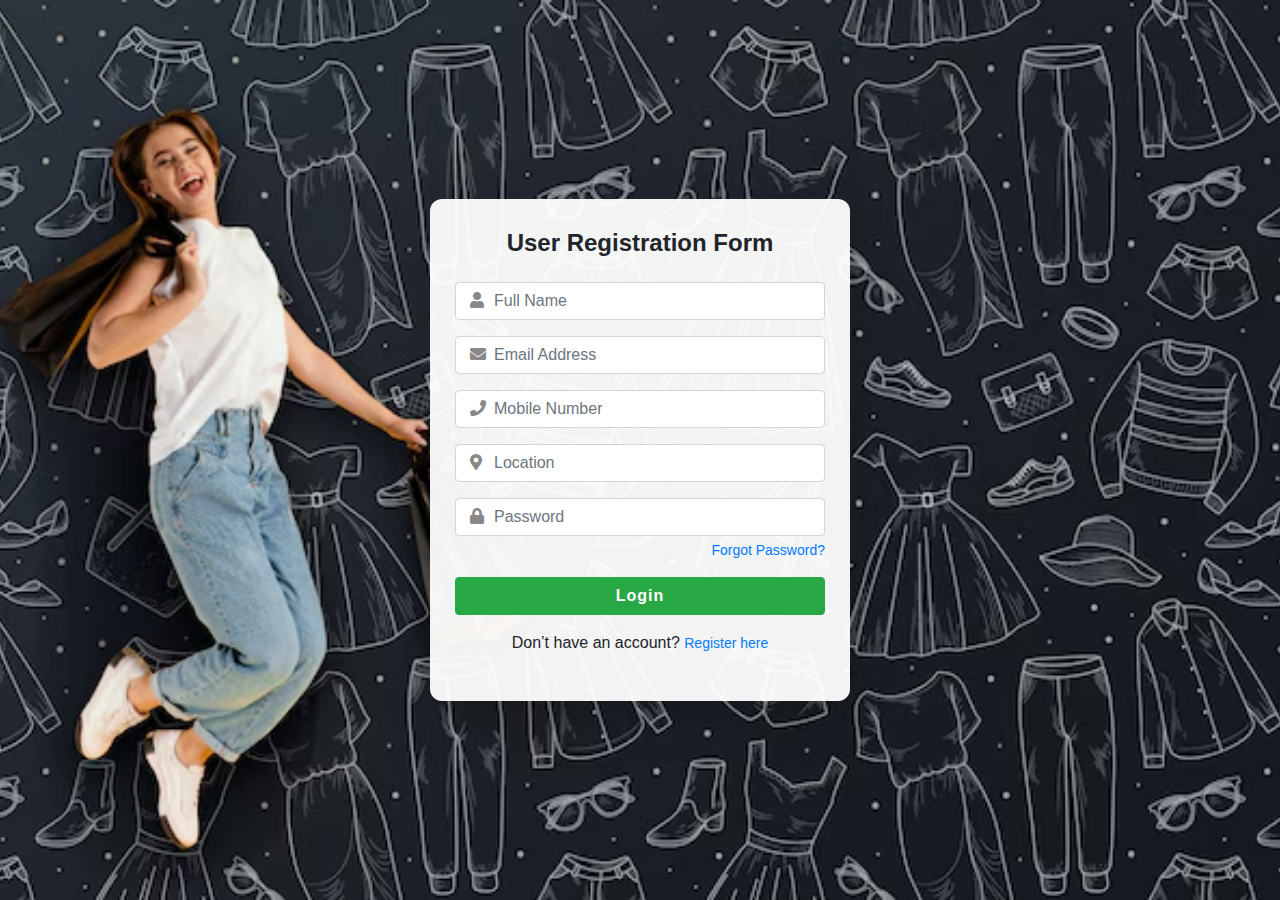
<file: mini pro/customer-login.html>
<!DOCTYPE html>
<html lang="en">
<head>    
  <meta charset="UTF-8">
  <title>User Registration Form</title>
  <meta name="viewport" content="width=device-width, initial-scale=1">
  <!-- Bootstrap 4 -->
  <link rel="stylesheet" href="https://stackpath.bootstrapcdn.com/bootstrap/4.5.2/css/bootstrap.min.css">
  <!-- Font Awesome Icons -->
  <link rel="stylesheet" href="https://cdnjs.cloudflare.com/ajax/libs/font-awesome/5.15.4/css/all.min.css">

  <style>
    body {
      background: url("assests/image/background\ img.avif") no-repeat center center fixed;
      background-size: cover;
      height: 100vh;
      display: flex;
      align-items: center;
      justify-content: center;
    }

    .login-card {
      background-color: rgba(255, 255, 255, 0.95);
      padding: 30px 25px;
      border-radius: 12px;
      box-shadow: 0 0 25px rgba(0, 0, 0, 0.3);
      width: 100%;
      max-width: 420px;
    }

    .login-card h4 {
      font-weight: 600;
    }

    .form-icon {
      position: absolute;
      left: 15px;
      top: 10px;
      color: #888;
    }

    .form-group {
      position: relative;
    }

    .form-control {
      padding-left: 38px;
    }

    .login-btn {
      font-weight: 600;
      letter-spacing: 1px;
    }

    .login-card a {
      color: #007bff;
      font-size: 14px;
    }

    .login-card a:hover {
      text-decoration: underline;
    }
  </style>
</head>
<body>

  <div class="login-card shadow-lg">
    <h4 class="text-center mb-4">User Registration Form</h4>
    <form>
      <div class="form-group">
        <i class="fas fa-user form-icon"></i>
        <input type="text" class="form-control" placeholder="Full Name" required>
      </div>

      <div class="form-group">
        <i class="fas fa-envelope form-icon"></i>
        <input type="email" class="form-control" placeholder="Email Address" required>
      </div>

      <div class="form-group">
        <i class="fas fa-phone form-icon"></i>
        <input type="text" class="form-control" placeholder="Mobile Number" required>
      </div>

      <div class="form-group">
        <i class="fas fa-map-marker-alt form-icon"></i>
        <input type="text" class="form-control" placeholder="Location" required>
      </div>

      <div class="form-group">
        <i class="fas fa-lock form-icon"></i>
        <input type="password" class="form-control" placeholder="Password" required>
        <small class="form-text text-right">
          <a href="forgot_password.html">Forgot Password?</a>
        </small>
      </div>

      <button type="submit" class="btn btn-success btn-block login-btn">Login</button>

      <p class="text-center mt-3">
        Don’t have an account?
        <a href="register.html">Register here</a>
      </p>
    </form>
  </div>

</body>
</html>
</file>
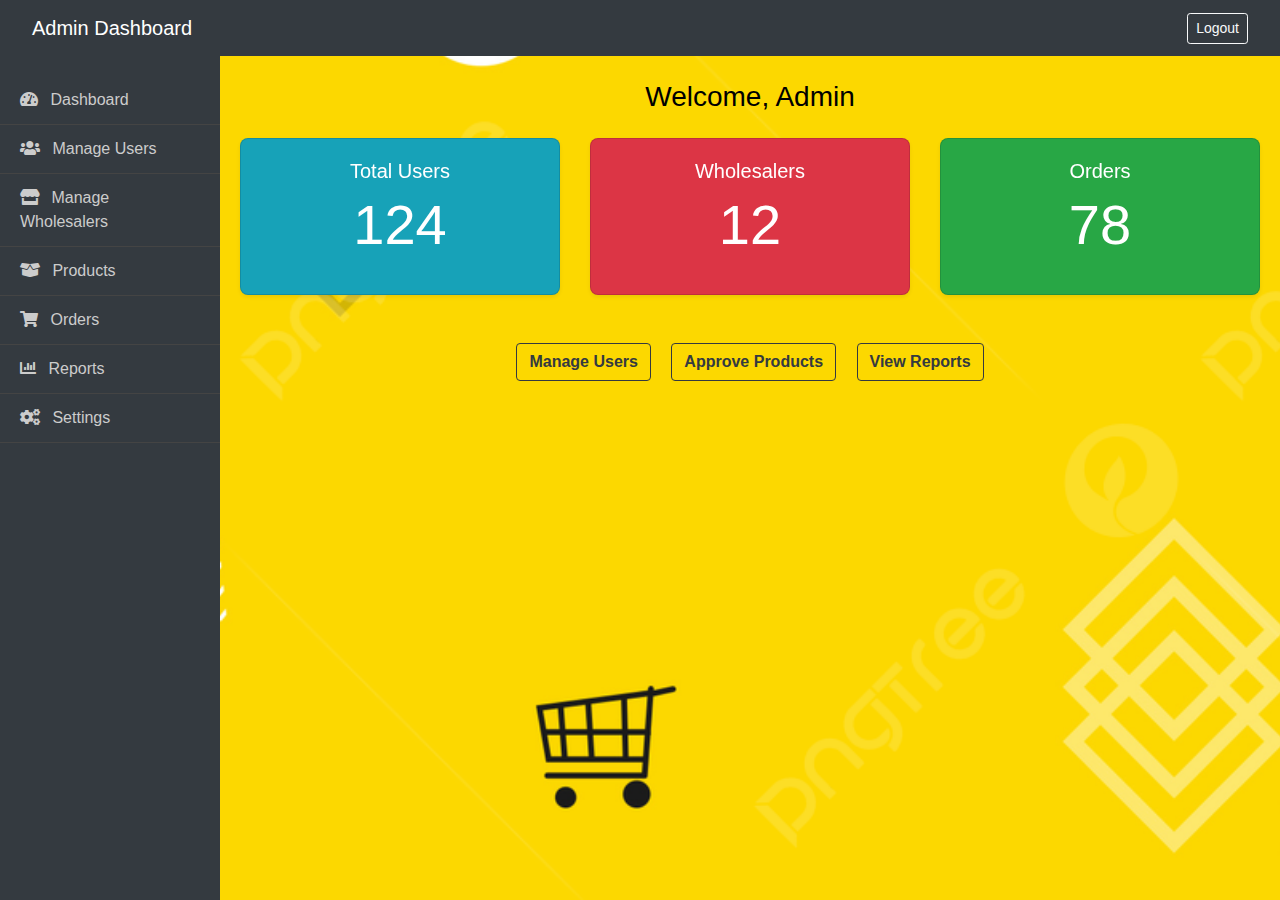
<file: mini pro/dashboard.html>
<!DOCTYPE html>
<html lang="en">
<head>
  <meta charset="UTF-8">
  <title>Admin Dashboard - Garment E-Commerce</title>
  <meta name="viewport" content="width=device-width, initial-scale=1">
  
  <!-- Bootstrap CSS -->
  <link rel="stylesheet" href="https://stackpath.bootstrapcdn.com/bootstrap/4.5.2/css/bootstrap.min.css">
  <!-- Font Awesome for Icons -->
  <link rel="stylesheet" href="https://cdnjs.cloudflare.com/ajax/libs/font-awesome/5.15.4/css/all.min.css">
  
  <style>
    body {
      background: url("./assests/image/background3.jpg") no-repeat center center fixed;
      background-size: cover;
      background-attachment: fixed;
      color: #000;
      margin: 0;
    }

    .navbar {
      position: fixed;
      width: 100%;
      z-index: 1000;
    }

    .sidebar {
      height: 100vh;
      position: fixed;
      top: 56px; /* height of navbar */
      left: 0;
      width: 220px;
      background-color: #343a40;
      padding-top: 20px;
    }

    .sidebar a {
      color: #ccc;
      display: block;
      padding: 12px 20px;
      text-decoration: none;
      border-bottom: 1px solid #444;
    }

    .sidebar a:hover {
      background-color: #495057;
      color: #fff;
    }

    .content {
      margin-left: 220px;
      padding: 80px 20px 20px;
    }

    .card {
      backdrop-filter: blur(3px);
      background-color: rgba(255, 255, 255, 0.9);
      border-radius: 8px;
    }

    .btn-outline-dark {
      font-weight: bold;
    }
  </style>
</head>
<body>

  <!-- Navbar -->
  <nav class="navbar navbar-expand-lg navbar-dark bg-dark">
    <a class="navbar-brand ml-3" href="#">Admin Dashboard</a>
    <div class="ml-auto mr-3">
      <a class="btn btn-outline-light btn-sm" href="login.html">Logout</a>
    </div>
  </nav>

  <!-- Sidebar -->
  <div class="sidebar">
    <a href="#"><i class="fas fa-tachometer-alt mr-2"></i> Dashboard</a>
    <a href="#"><i class="fas fa-users mr-2"></i> Manage Users</a>
    <a href="#"><i class="fas fa-store mr-2"></i> Manage Wholesalers</a>
    <a href="#"><i class="fas fa-box-open mr-2"></i> Products</a>
    <a href="#"><i class="fas fa-shopping-cart mr-2"></i> Orders</a>
    <a href="#"><i class="fas fa-chart-bar mr-2"></i> Reports</a>
    <a href="#"><i class="fas fa-cogs mr-2"></i> Settings</a>
  </div>

  <!-- Main Content -->
  <div class="content">
    <h3 class="mb-4 text-center">Welcome, Admin</h3>
    <div class="row text-center">
      <div class="col-md-4 mb-3">
        <div class="card bg-info text-white shadow-sm">
          <div class="card-body">
            <h5>Total Users</h5>
            <p class="display-4">124</p>
          </div>
        </div>
      </div>
      <div class="col-md-4 mb-3">
        <div class="card bg-danger text-white shadow-sm">
          <div class="card-body">
            <h5>Wholesalers</h5>
            <p class="display-4">12</p>
          </div>
        </div>
      </div>
      <div class="col-md-4 mb-3">
        <div class="card bg-success text-white shadow-sm">
          <div class="card-body">
            <h5>Orders</h5>
            <p class="display-4">78</p>
          </div>
        </div>
      </div>
    </div>

    <!-- Quick Links -->
    <div class="text-center mt-4">
      <a href="#" class="btn btn-outline-dark m-2">Manage Users</a>
      <a href="#" class="btn btn-outline-dark m-2">Approve Products</a>
      <a href="#" class="btn btn-outline-dark m-2">View Reports</a>
    </div>
  </div>

  <!-- Scripts -->
  <script src="https://code.jquery.com/jquery-3.5.1.slim.min.js"></script>
</body>
</html>
</file>
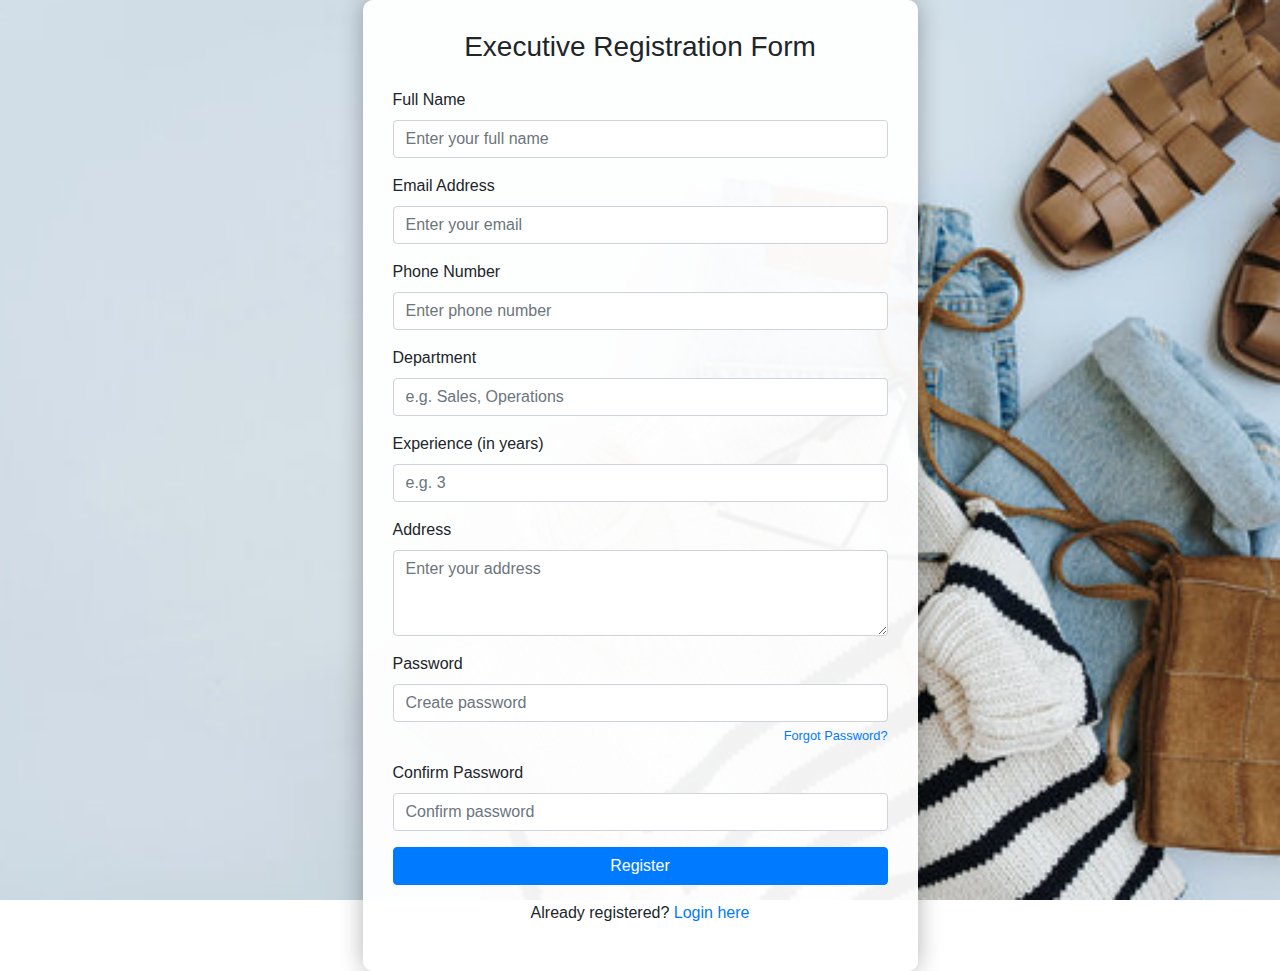
<file: mini pro/executive reg.html>
<!DOCTYPE html>
<html lang="en">
<head>
  <meta charset="UTF-8">
  <title>Executive Registration</title>
  <meta name="viewport" content="width=device-width, initial-scale=1">
  <!-- Bootstrap 4 CDN -->
  <link rel="stylesheet" href="https://stackpath.bootstrapcdn.com/bootstrap/4.5.2/css/bootstrap.min.css">
  <style>
    body {
      background: url("assests/image/background.jpg") no-repeat center center fixed;
      background-size: cover;
      background-attachment: fixed;
    }
    .registration-box {
      background-color: rgba(255, 255, 255, 0.95);
      padding: 30px;
      border-radius: 10px;
      box-shadow: 0 0 25px rgba(0, 0, 0, 0.3);
    }
  </style>
</head>
<body>

<div class="container d-flex justify-content-center align-items-center" style="min-height: 100vh;">
  <div class="col-md-6 registration-box">
    <h3 class="text-center mb-4">Executive Registration Form</h3>
    <form action="executive_register_action.php" method="POST">

      <div class="form-group">
        <label>Full Name</label>
        <input type="text" name="name" class="form-control" placeholder="Enter your full name" required>
      </div>

      <div class="form-group">
        <label>Email Address</label>
        <input type="email" name="email" class="form-control" placeholder="Enter your email" required>
      </div>

      <div class="form-group">
        <label>Phone Number</label>
        <input type="tel" name="phone" class="form-control" placeholder="Enter phone number" required>
      </div>
    

      <div class="form-group">
        <label>Department</label>
        <input type="text" name="department" class="form-control" placeholder="e.g. Sales, Operations" required>
      </div>

      <div class="form-group">
        <label>Experience (in years)</label>
        <input type="number" name="experience" class="form-control" min="0" placeholder="e.g. 3" required>
      </div>

      <div class="form-group">
        <label>Address</label>
        <textarea name="address" rows="3" class="form-control" placeholder="Enter your address" required></textarea>
      </div>

      <div class="form-group">
        <label>Password</label>
        <input type="password" name="password" class="form-control" placeholder="Create password" required>
         <small class="form-text text-right mb-3">
    <a href="forgot_password.html">Forgot Password?</a>
  </small>
      </div>

      <div class="form-group">
        <label>Confirm Password</label>
        <input type="password" name="confirm_password" class="form-control" placeholder="Confirm password" required>
      </div>

      <button type="submit" class="btn btn-primary btn-block">Register</button>
     


      <p class="text-center mt-3">Already registered? <a href="executive_login.html">Login here</a></p>
    </form>
  </div>
</div>

</body>
</html>
</file>
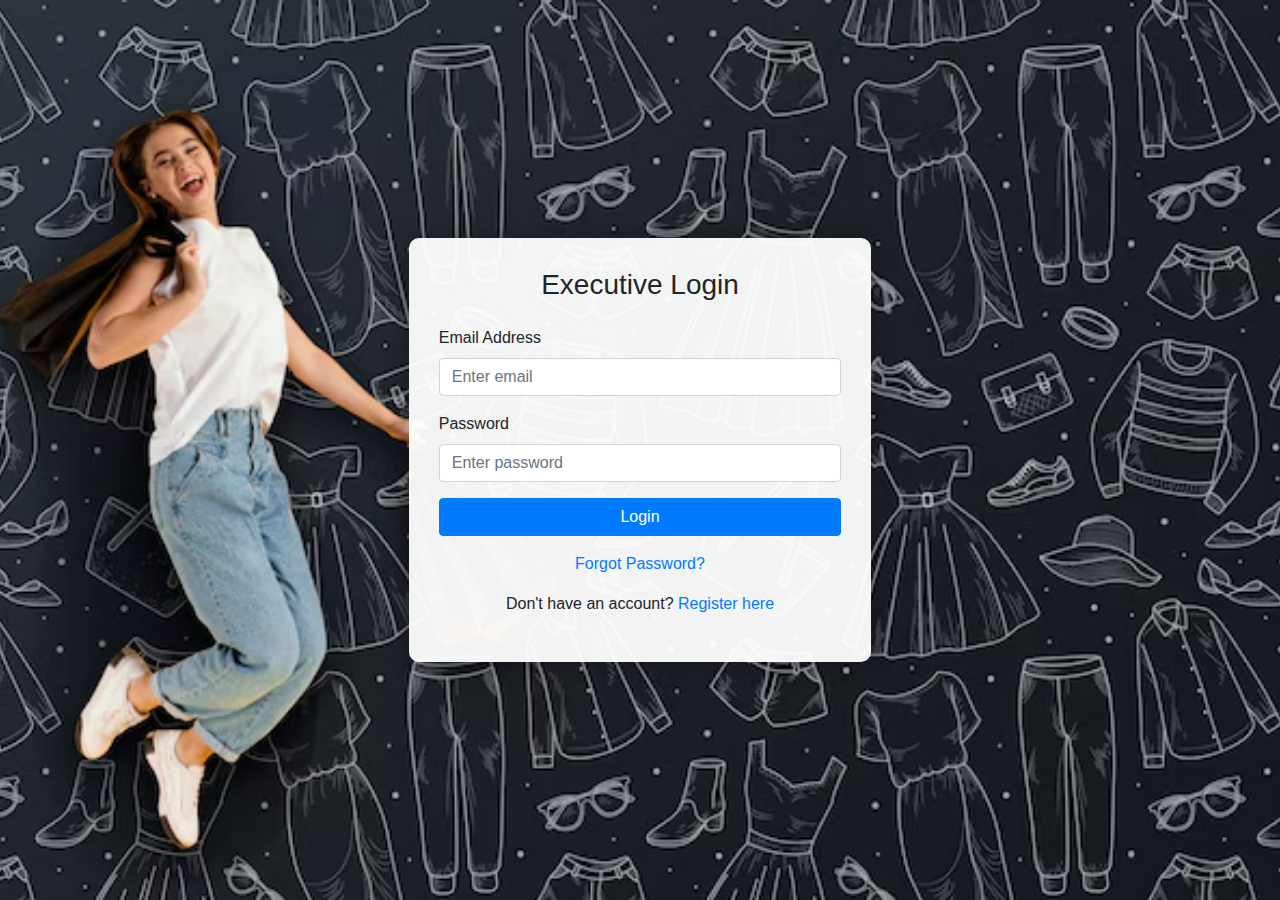
<file: mini pro/executive.html>
<!DOCTYPE html>
<html lang="en">
<head>
  <meta charset="UTF-8">
  <title>Executive Login</title>
  <meta name="viewport" content="width=device-width, initial-scale=1">
  <!-- Bootstrap 4 -->
  <link rel="stylesheet" href="https://stackpath.bootstrapcdn.com/bootstrap/4.5.2/css/bootstrap.min.css">
  <style>
    body {
      background: url("assests/image/background\ img.avif") no-repeat center center fixed;
      background-size: cover;
      background-attachment: fixed;
    }
    .login-box {
      background-color: rgba(255, 255, 255, 0.95);
      padding: 30px;
      border-radius: 10px;
      box-shadow: 0 0 25px rgba(0, 0, 0, 0.3);
    }
  </style>
</head>
<body>

<div class="container d-flex justify-content-center align-items-center" style="min-height: 100vh;">
  <div class="col-md-5 login-box">
    <h3 class="text-center mb-4">Executive Login</h3>
    <form action="executive_login_action.php" method="POST">
      <div class="form-group">
        <label>Email Address</label>
        <input type="email" name="email" class="form-control" placeholder="Enter email" required>
      </div>

      <div class="form-group">
        <label>Password</label>
        <input type="password" name="password" class="form-control" placeholder="Enter password" required>
      </div>

      <button type="submit" class="btn btn-primary btn-block">Login</button>

      <p class="text-center mt-3">
        <a href="#">Forgot Password?</a>
      </p>
      <p class="text-center">
        Don't have an account? <a href="executive_register.html">Register here</a>
      </p>
    </form>
  </div>
</div>

</body>
</html>
</file>
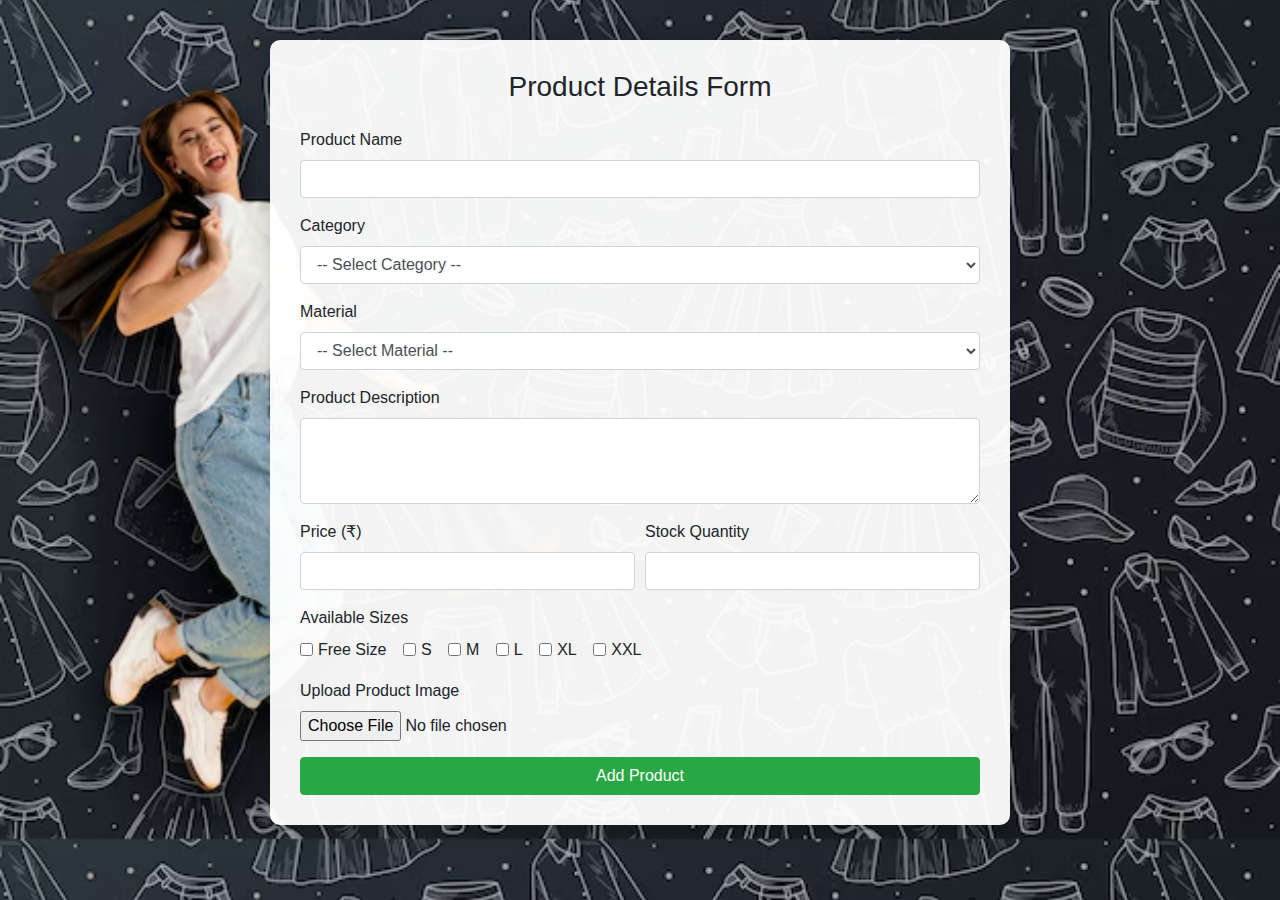
<file: mini pro/product.html>
<!DOCTYPE html>
<html lang="en">
<head>
  <meta charset="UTF-8">
  <title>Product Details Form</title>
  <meta name="viewport" content="width=device-width, initial-scale=1">
  <!-- Bootstrap 4 CDN -->
  <link rel="stylesheet" href="https://stackpath.bootstrapcdn.com/bootstrap/4.5.2/css/bootstrap.min.css">
  <style>
    body {
      background-color: #f8f9fa;
      background-image: url('./assests/image/background\ img.avif');
      background-size: cover;
      background-position: center;
    }
    .form-box {
      background: rgba(255, 255, 255, 0.95);
      padding: 30px;
      border-radius: 10px;
      box-shadow: 0 0 25px rgba(0, 0, 0, 0.2);
      margin-top: 40px;
    }
  </style>
</head>
<body>

<div class="container">
  <div class="col-md-8 mx-auto form-box">
    <h3 class="text-center mb-4"> Product Details Form</h3>
    <form action="add_product_action.py" method="POST" enctype="multipart/form-data">

      <div class="form-group">
        <label>Product Name</label>
        <input type="text" name="product_name" class="form-control" required>
      </div>

      <div class="form-group">
        <label>Category</label>
        <select class="form-control" name="category" required>
          <option value="">-- Select Category --</option>
          <option value="Men">Men</option>
          <option value="Women">Women</option>
          <option value="Kids">Kids</option>
          <option value="Accessories">Accessories</option>
        </select>
      </div>

      <div class="form-group">
        <label>Material</label>
        <select name="material" class="form-control" required>
          <option value="">-- Select Material --</option>
          <option value="Cotton">Cotton</option>
          <option value="Silk">Silk</option>
          <option value="Polyester">Polyester</option>
          <option value="Wool">Wool</option>
          <option value="Linen">Linen</option>
          <option value="Denim">Denim</option>
        </select>
      </div>

      <div class="form-group">
        <label>Product Description</label>
        <textarea name="description" class="form-control" rows="3" required></textarea>
      </div>

      <div class="form-row">
        <div class="form-group col-md-6">
          <label>Price (₹)</label>
          <input type="number" name="price" class="form-control" required>
        </div>
        <div class="form-group col-md-6">
          <label>Stock Quantity</label>
          <input type="number" name="stock" class="form-control" required>
        </div>
      </div>
<div class="form-group">
  <label>Available Sizes</label><br>

  <div class="form-check form-check-inline">
    <input class="form-check-input" type="checkbox" name="sizes[]" value="Free Size" id="sizeFree">
    <label class="form-check-label" for="sizeFree">Free Size</label>
  </div>

  <div class="form-check form-check-inline">
    <input class="form-check-input" type="checkbox" name="sizes[]" value="S" id="sizeS">
    <label class="form-check-label" for="sizeS">S</label>
  </div>

  <div class="form-check form-check-inline">
    <input class="form-check-input" type="checkbox" name="sizes[]" value="M" id="sizeM">
    <label class="form-check-label" for="sizeM">M</label>
  </div>

  <div class="form-check form-check-inline">
    <input class="form-check-input" type="checkbox" name="sizes[]" value="L" id="sizeL">
    <label class="form-check-label" for="sizeL">L</label>
  </div>

  <div class="form-check form-check-inline">
    <input class="form-check-input" type="checkbox" name="sizes[]" value="XL" id="sizeXL">
    <label class="form-check-label" for="sizeXL">XL</label>
  </div>

  <div class="form-check form-check-inline">
    <input class="form-check-input" type="checkbox" name="sizes[]" value="XXL" id="sizeXXL">
    <label class="form-check-label" for="sizeXXL">XXL</label>
  </div>
</div>

      <div class="form-group">
        <label>Upload Product Image</label>
        <input type="file" name="product_image" class="form-control-file" required>
      </div>

      <button type="submit" class="btn btn-success btn-block">Add Product</button>
    </form>
  </div>
</div>

</body>
</html>
</file>
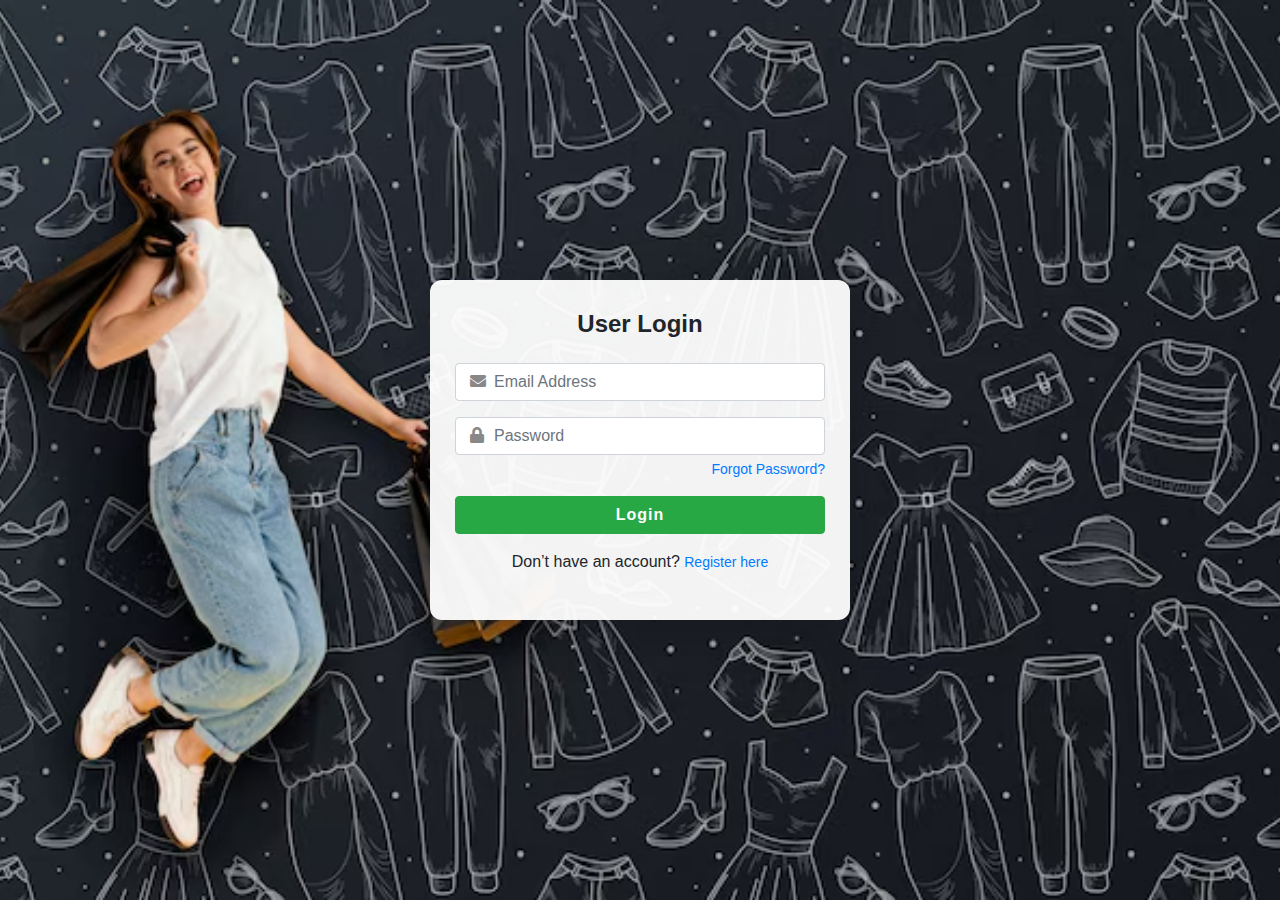
<file: mini pro/user.html>
<!DOCTYPE html>
<html lang="en">
<head>    
  <meta charset="UTF-8">
  <title>User Login</title>
  <meta name="viewport" content="width=device-width, initial-scale=1">
  <!-- Bootstrap 4 -->
  <link rel="stylesheet" href="https://stackpath.bootstrapcdn.com/bootstrap/4.5.2/css/bootstrap.min.css">
  <!-- Font Awesome Icons -->
  <link rel="stylesheet" href="https://cdnjs.cloudflare.com/ajax/libs/font-awesome/5.15.4/css/all.min.css">

  <style>
    body {
      background: url("assests/image/background\ img.avif") no-repeat center center fixed;
      background-size: cover;
      height: 100vh;
      display: flex;
      align-items: center;
      justify-content: center;
    }

    .login-card {
      background-color: rgba(255, 255, 255, 0.95);
      padding: 30px 25px;
      border-radius: 12px;
      box-shadow: 0 0 25px rgba(0, 0, 0, 0.3);
      width: 100%;
      max-width: 420px;
    }

    .login-card h4 {
      font-weight: 600;
    }

    .form-icon {
      position: absolute;
      left: 15px;
      top: 10px;
      color: #888;
    }

    .form-group {
      position: relative;
    }

    .form-control {
      padding-left: 38px;
    }

    .login-btn {
      font-weight: 600;
      letter-spacing: 1px;
    }

    .login-card a {
      color: #007bff;
      font-size: 14px;
    }

    .login-card a:hover {
      text-decoration: underline;
    }
  </style>
</head>
<body>

  <div class="login-card shadow-lg">
    <h4 class="text-center mb-4">User Login</h4>
    <form>
      <div class="form-group">
        <i class="fas fa-envelope form-icon"></i>
        <input type="email" class="form-control" name="email" placeholder="Email Address" required >
      </div>

      <div class="form-group">
        <i class="fas fa-lock form-icon"></i>
        <input type="password" class="form-control" name="password" placeholder="Password" required>
        <small class="form-text text-right">
          <a href="forgot_password.html">Forgot Password?</a>
        </small>
      </div>

      <button type="submit" class="btn btn-success btn-block login-btn">Login</button>

      <p class="text-center mt-3">
        Don’t have an account?
        <a href="register.html">Register here</a>
      </p>
    </form>
  </div>

</body>
</html>
</file>
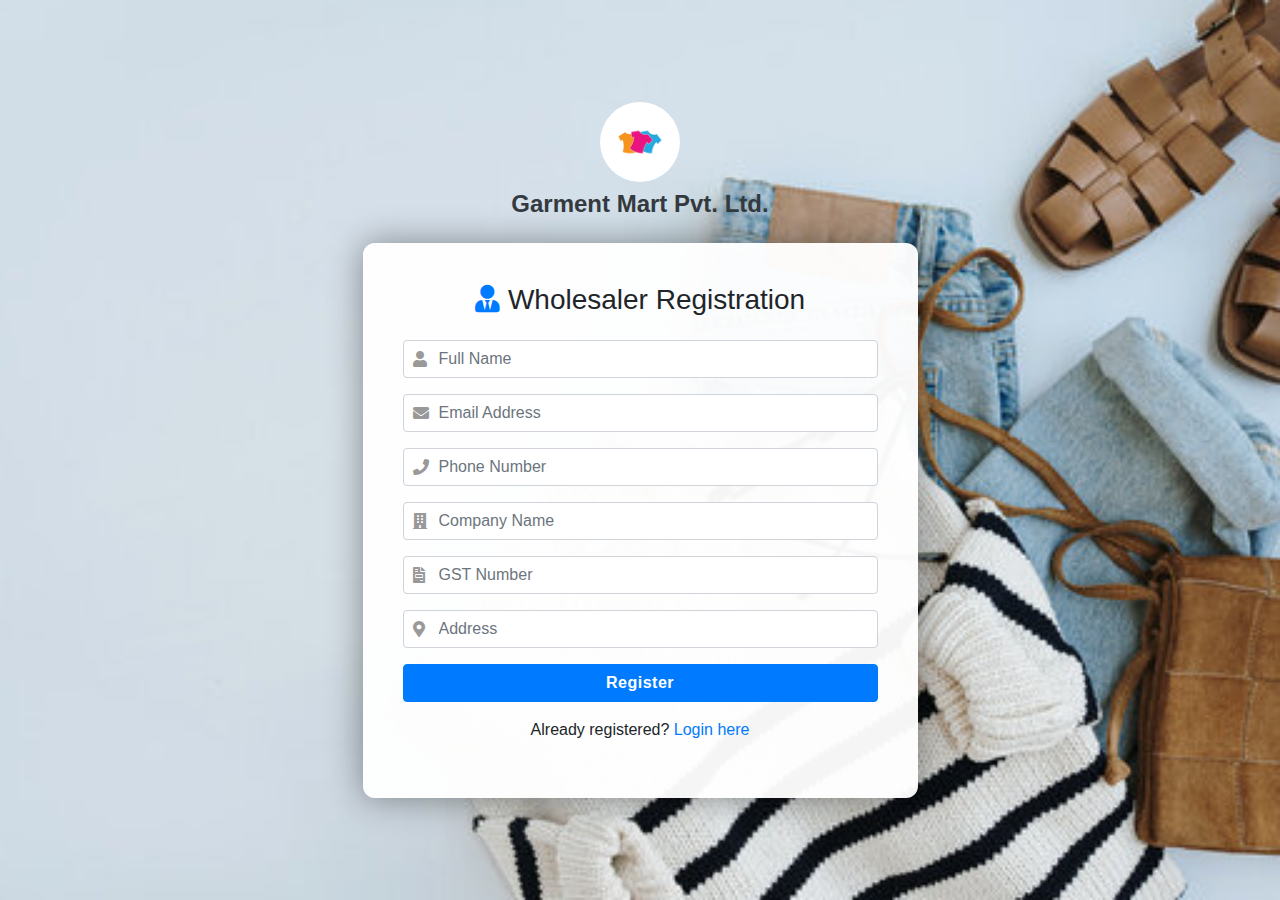
<file: mini pro/wholesaler reg.html>
<!DOCTYPE html>
<html lang="en">
<head>
  <meta charset="UTF-8">
  <title>Wholesaler Registration</title>
  <meta name="viewport" content="width=device-width, initial-scale=1">
  <!-- Bootstrap 4 -->
  <link rel="stylesheet" href="https://stackpath.bootstrapcdn.com/bootstrap/4.5.2/css/bootstrap.min.css">
  <!-- Font Awesome -->
  <link rel="stylesheet" href="https://cdnjs.cloudflare.com/ajax/libs/font-awesome/5.15.4/css/all.min.css">
  <style>
    body {
      background: url("assests/image/background.jpg") no-repeat center center fixed;
      background-size: cover;
      background-attachment: fixed;
    }

    .registration-box {
      background-color: rgba(255, 255, 255, 0.96);
      padding: 40px;
      border-radius: 12px;
      box-shadow: 0 0 35px rgba(0, 0, 0, 0.4);
    }

    .form-group {
      position: relative;
    }

    .form-group i {
      position: absolute;
      top: 50%;
      left: 10px;
      transform: translateY(-50%);
      color: #999;
    }

    .form-control {
      padding-left: 35px;
    }

    .btn-primary {
      font-weight: bold;
      letter-spacing: 0.5px;
    }

    .company-logo {
      width: 80px;
      height: 80px;
      object-fit: cover;
    }

    .company-footer {
      background: rgba(255, 255, 255, 0.9);
      padding: 20px;
      margin-top: 40px;
      border-radius: 10px;
      box-shadow: 0 0 15px rgba(0, 0, 0, 0.2);
    }

    a:hover {
      text-decoration: underline;
    }
  </style>
</head>
<body>

<div class="container d-flex flex-column justify-content-center align-items-center" style="min-height: 100vh;">
  
  <!-- Company Logo -->
  <div class="text-center mb-3">
    <img src="assests/image/logo.jpg" class="company-logo rounded-circle" alt="Company Logo">
    <h4 class="mt-2 text-dark font-weight-bold">Garment Mart Pvt. Ltd.</h4>
  </div>

  <!-- Registration Form -->
  <div class="col-md-6 registration-box">
    <h3 class="text-center mb-4"><i class="fas fa-user-tie text-primary mr-2"></i>Wholesaler Registration</h3>
    
    <form action="wholesaler_register_action.php" method="POST">
      <div class="form-group">
        <i class="fas fa-user"></i>
        <input type="text" name="name" class="form-control" placeholder="Full Name" required>
      </div>

      <div class="form-group">
        <i class="fas fa-envelope"></i>
        <input type="email" name="email" class="form-control" placeholder="Email Address" required>
      </div>

      <div class="form-group">
        <i class="fas fa-phone"></i>
        <input type="tel" name="phone" class="form-control" placeholder="Phone Number" required>
      </div>

      <div class="form-group">
        <i class="fas fa-building"></i>
        <input type="text" name="company" class="form-control" placeholder="Company Name" required>
      </div>

      <div class="form-group">
        <i class="fas fa-file-invoice"></i>
        <input type="text" name="gst" class="form-control" placeholder="GST Number" required>
      </div>

      <div class="form-group">
        <i class="fas fa-map-marker-alt"></i>
        <input type="text" name="address" class="form-control" placeholder="Address" required>
      </div>

    
      <button type="submit" class="btn btn-primary btn-block">Register</button>

      <p class="text-center mt-3">Already registered? <a href="wholesaler_login.html">Login here</a></p>
    </form>
  </div>

 

</div>

</body>
</html>
</file>
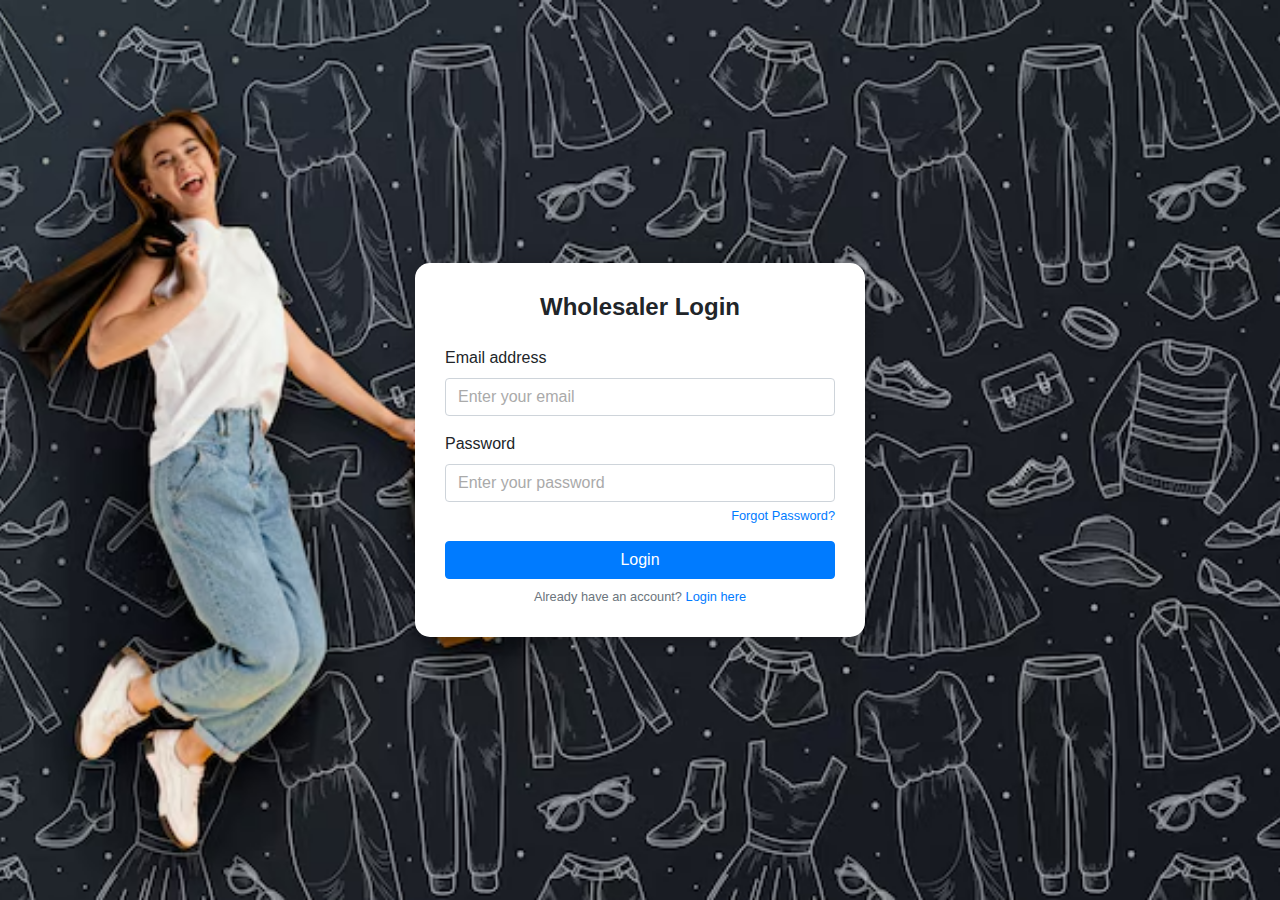
<file: mini pro/wholesaler-login.html>
<!DOCTYPE html>
<html lang="en">
<head>
  <meta charset="UTF-8">
  <title>Wholesaler Login</title>
  <meta name="viewport" content="width=device-width, initial-scale=1">
  <!-- Bootstrap CSS -->
  <link rel="stylesheet" href="https://stackpath.bootstrapcdn.com/bootstrap/4.5.2/css/bootstrap.min.css">
  <style>
    body, html {
      height: 100%;
      margin: 0;
      background: url('./assests/image/background\ img.avif') no-repeat center center fixed;
      background-size: cover;
    }

    .login-container {
      min-height: 100vh;
      display: flex;
      justify-content: center;
      align-items: center;
      padding: 0; /* Remove unwanted space */
    }

    .login-card {
      width: 100%;
      max-width: 450px;
      border-radius: 15px;
      padding: 30px;
      box-shadow: 0 0 20px rgba(0,0,0,0.2);
      background-color: white;
    }

    .form-control::placeholder {
      color: #aaa;
    }

    h4 {
      font-weight: bold;
    }
  </style>
</head>
<body>
  <div class="login-container">
    <div class="login-card">
      <h4 class="text-center mb-4">Wholesaler Login</h4>
      <form>
        <div class="form-group">
          <label for="whEmail">Email address</label>
          <input type="email" class="form-control" id="whEmail" placeholder="Enter your email">
        </div>
        <div class="form-group">
          <label for="whPassword">Password</label>
          <input type="password" class="form-control" id="whPassword" placeholder="Enter your password">
           <small class="form-text text-right mb-3">
    <a href="forgot_password.html">Forgot Password?</a>
  </small>
        </div>
        <button type="submit" class="btn btn-primary btn-block mt-3">Login</button>
        <small class="form-text text-muted text-center mt-2">
              Already have an account? <a href="login.html">Login here</a>
            </small>
      </form>
    </div>
  </div>
</body>
</html>
</file>
